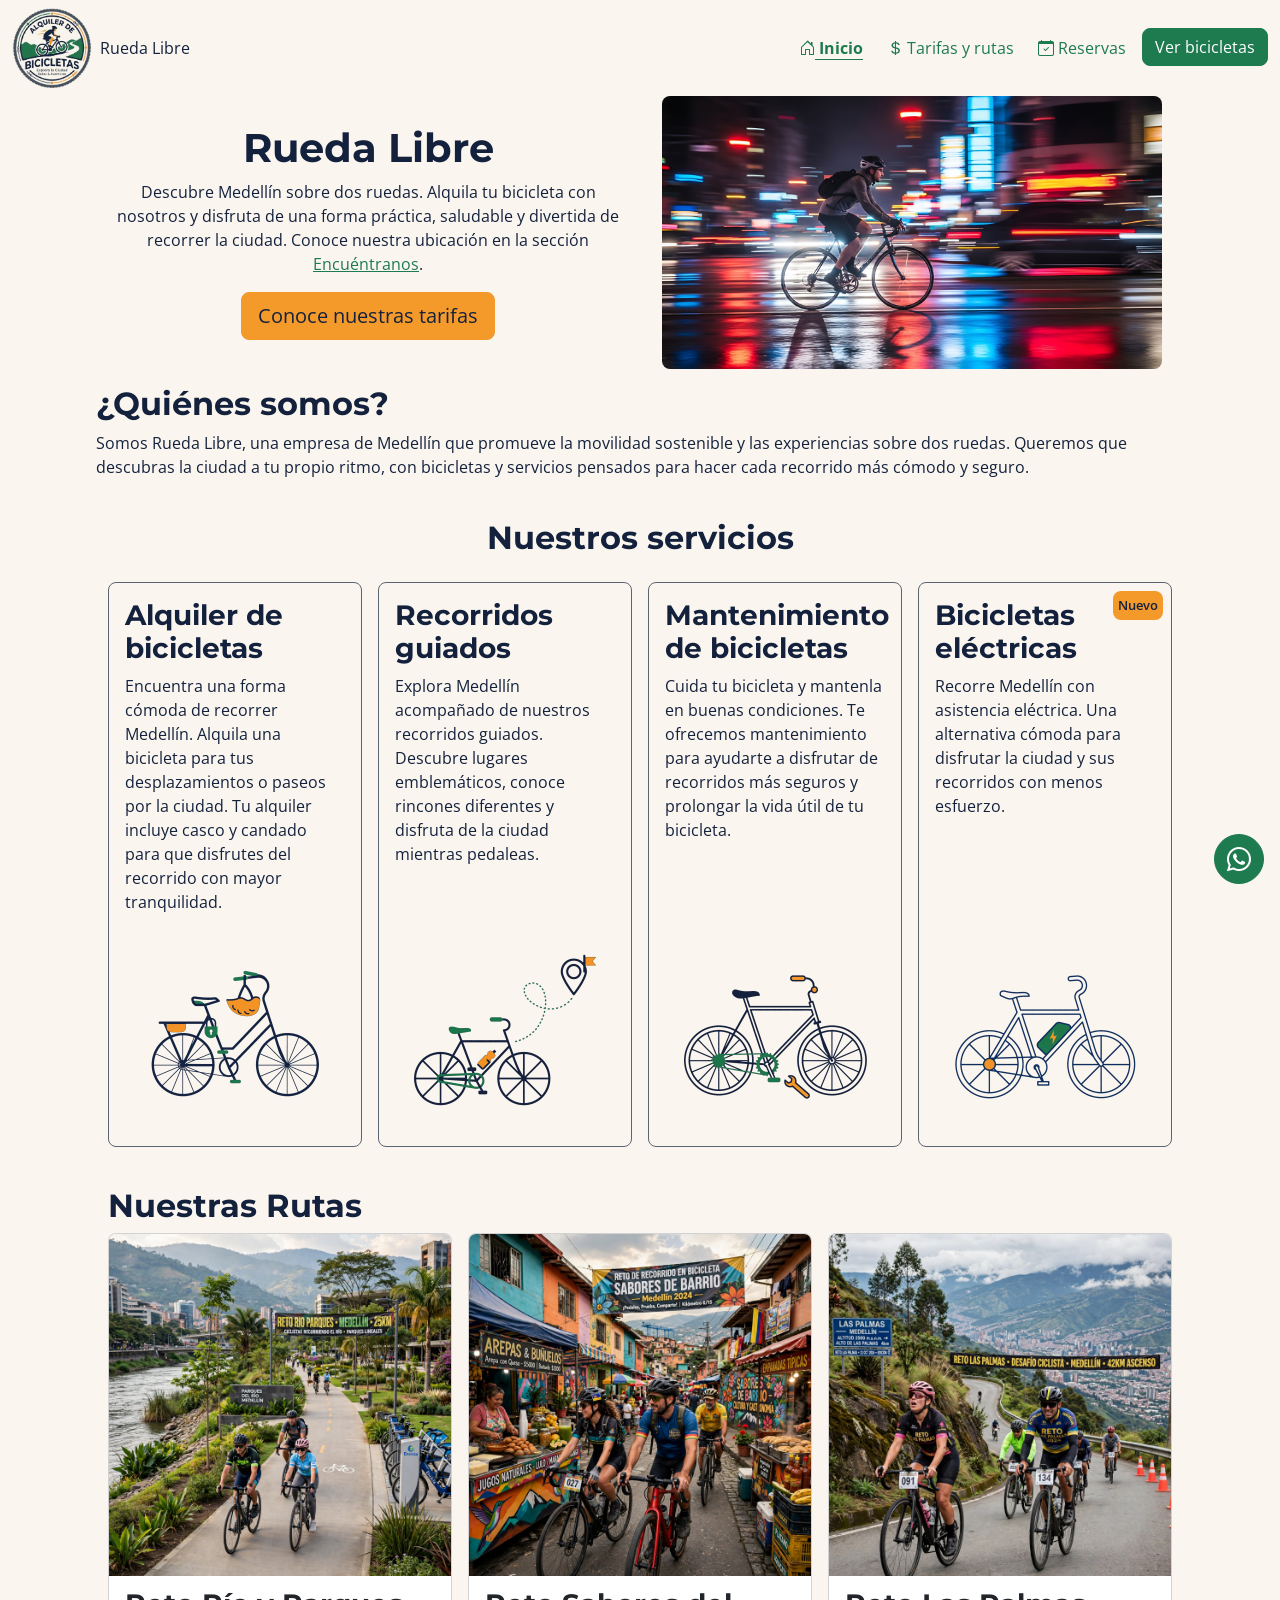
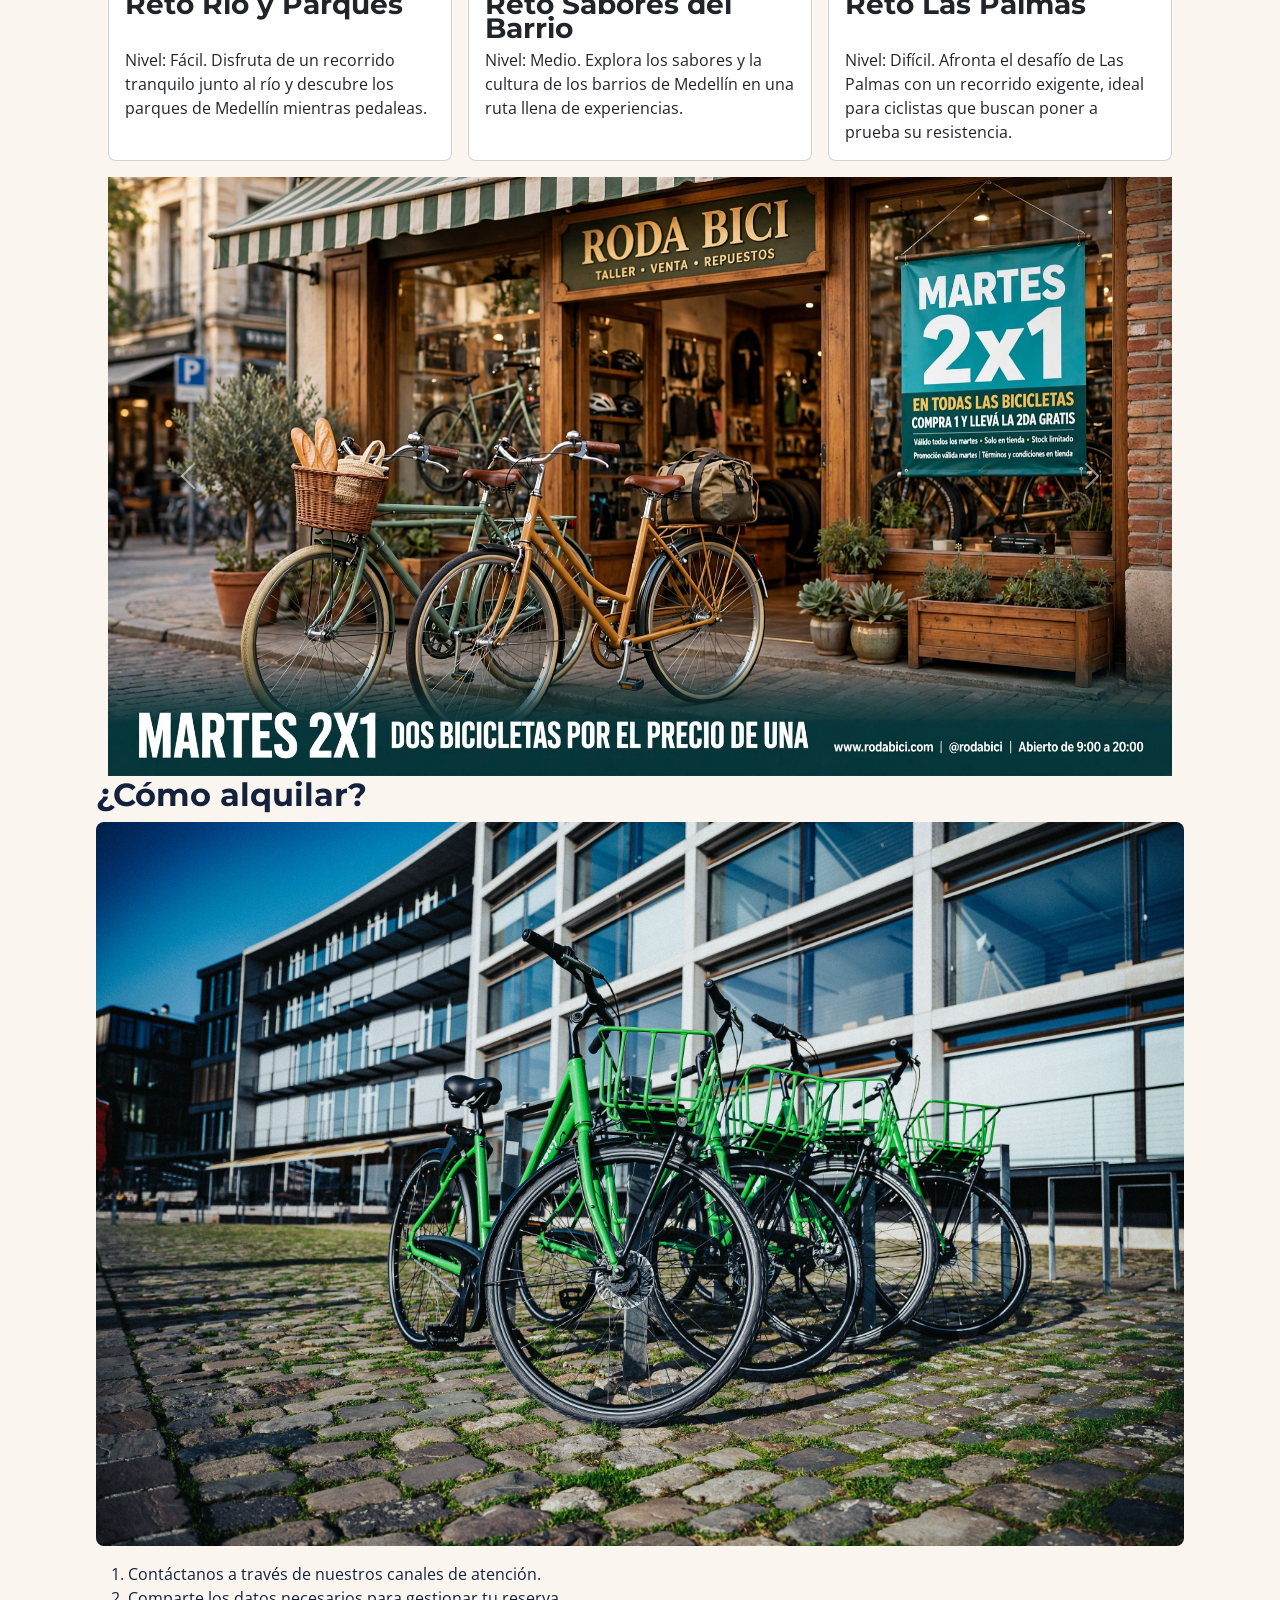
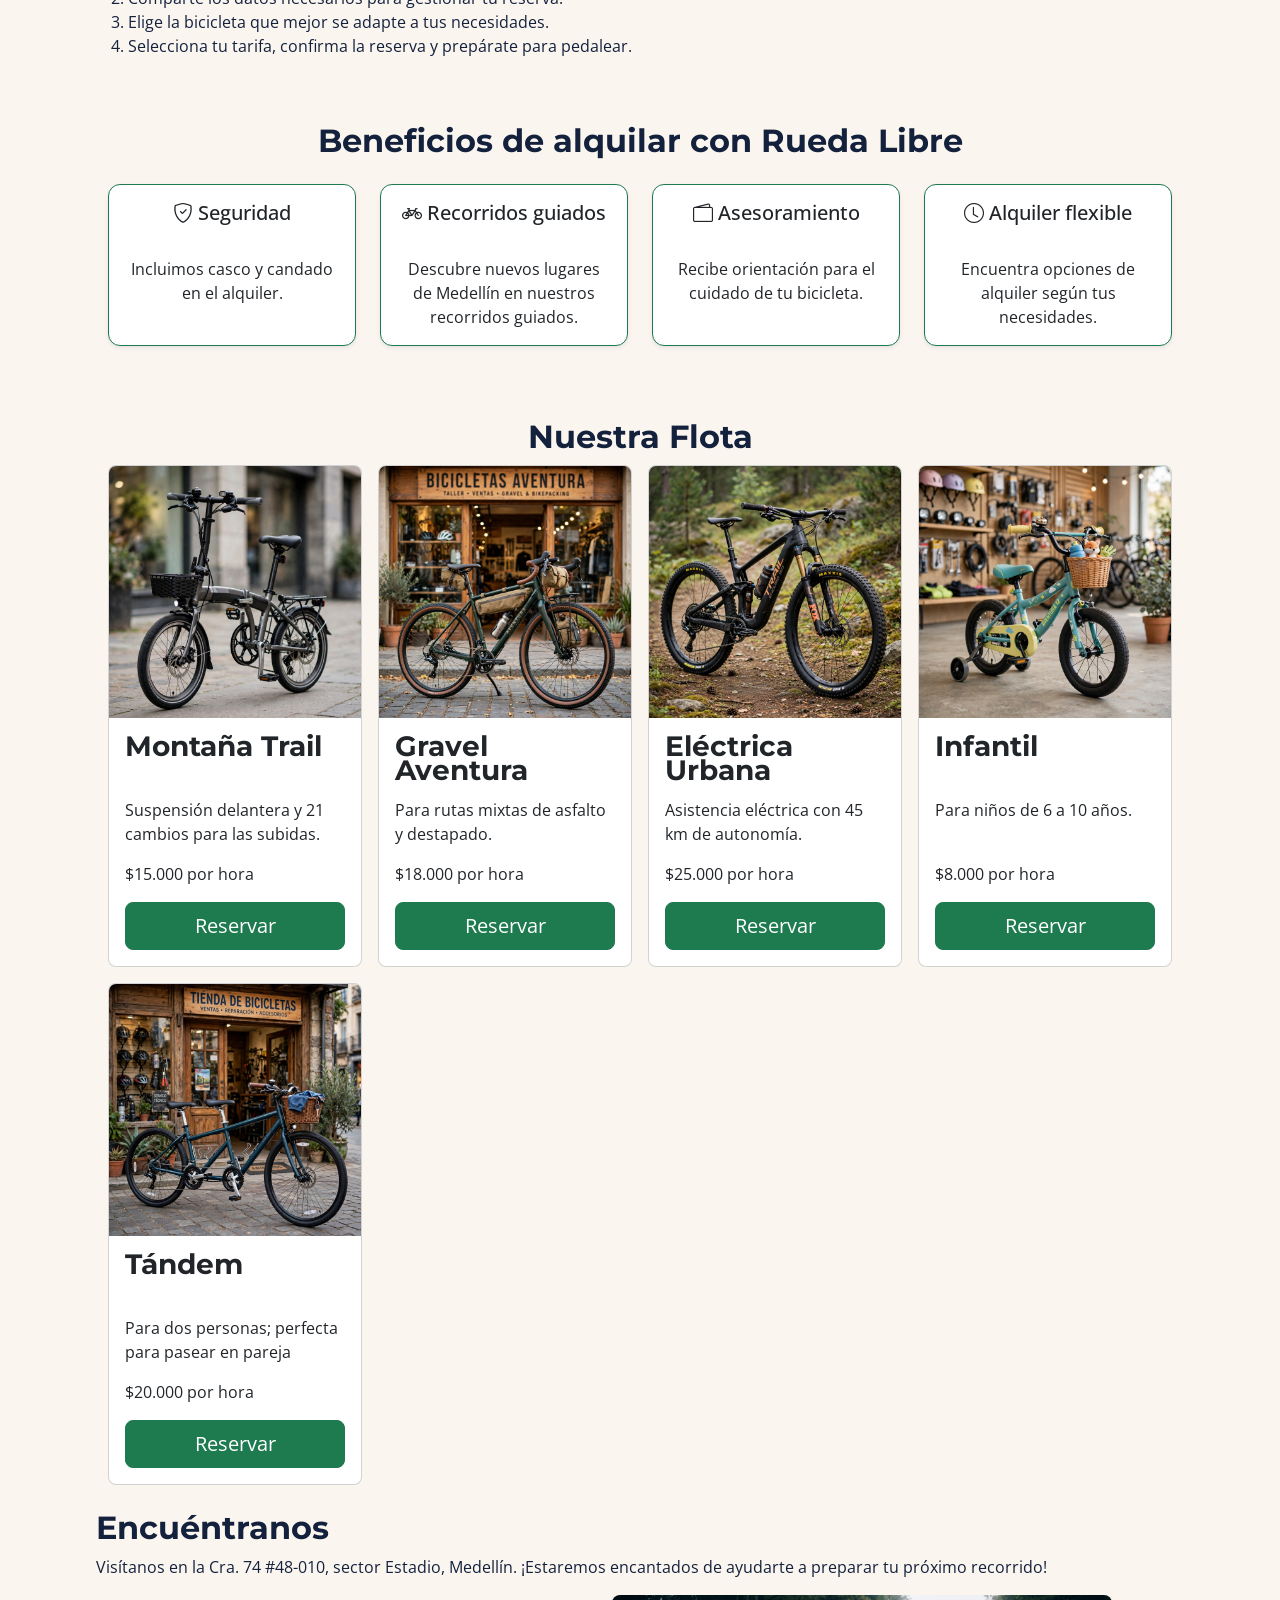
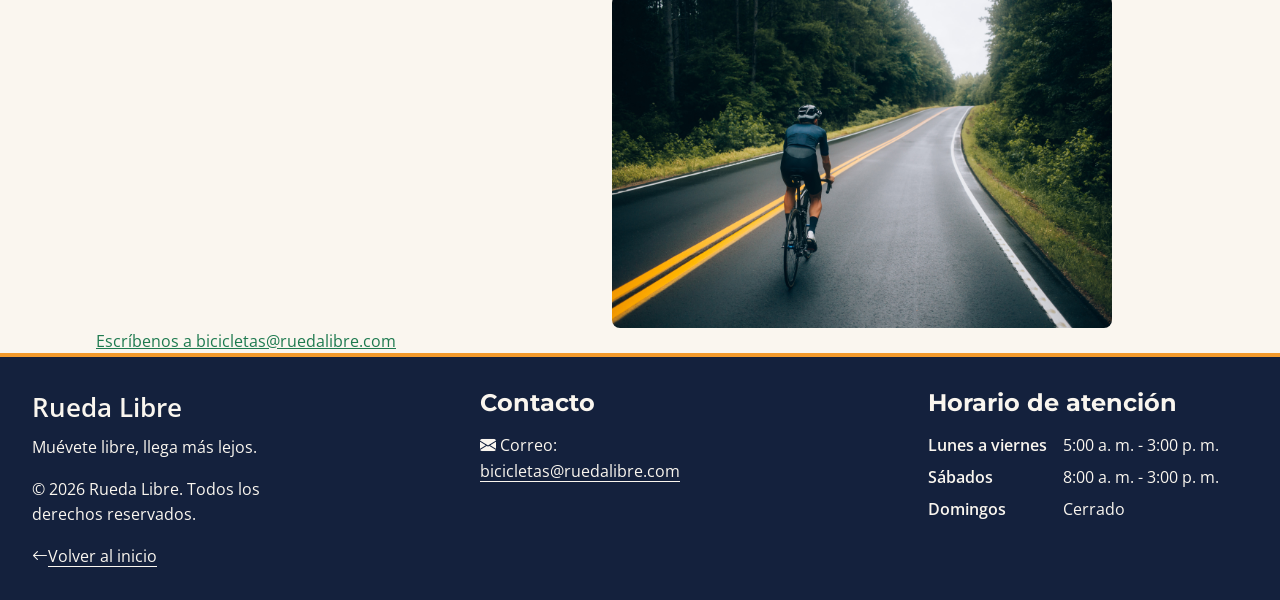
<file: index.html>
<!DOCTYPE html>
<html lang="es">
<head>
    <meta charset="UTF-8">
    <meta name="viewport" content="width=device-width, initial-scale=1.0">
    <link href="https://cdn.jsdelivr.net/npm/bootstrap@5.3.8/dist/css/bootstrap.min.css" rel="stylesheet">
    <link rel="preconnect" href="https://fonts.googleapis.com">
    <link rel="preconnect" href="https://fonts.gstatic.com" crossorigin>
    <link href="https://fonts.googleapis.com/css2?family=Montserrat:ital,wght@0,100..900;1,100..900&family=Open+Sans:ital,wght@0,300..800;1,300..800&display=swap" rel="stylesheet">
    <link rel="stylesheet" href="css/styles.css">
    <link rel="stylesheet" href="https://cdn.jsdelivr.net/npm/bootstrap-icons@1.13.2/font/bootstrap-icons.min.css">
    <title>Rueda Libre | Alquiler de bicicletas en Medellín</title>
</head>
<body>
    <nav class="navbar navbar-expand-lg">
        <div class="container-fluid">
            <div class="marca">
                <img src="./img/logo.png" alt="Logo de Rueda Libre" width="80" height="80">
                <span>Rueda Libre</span>
            </div>
            <button class="navbar-toggler" data-bs-toggle="collapse" data-bs-target="#navbarMenu" type="button" aria-controls="navbarMenu" aria-expanded="false" aria-label="Abrir o cerrar navegación">
                <span class="navbar-toggler-icon"></span>
            </button>
            <div class="collapse navbar-collapse" id="navbarMenu">
                <ul class="navbar-nav ms-auto flex-column flex-lg-row" id="menu">
                    <li class="nav-item"><a href="./index.html" class="nav-link active" aria-current="page">
                        <i class="bi bi-house-door" aria-hidden="true"></i>
                        Inicio
                    </a></li>
                    <li class="nav-item"><a href="./paginas/tarifas.html" class="nav-link">
                        <i class="bi bi-currency-dollar" aria-hidden="true"></i>
                        Tarifas y rutas
                    </a></li>
                    <li class="nav-item"><a href="./paginas/reservas.html" class="nav-link">
                        <i class="bi bi-calendar-check" aria-hidden="true"></i>
                        Reservas
                    </a></li>
                    <li class="nav-item">
                        <a href="#flota" class="btn btn-primary d-flex justify-content-center">
                            Ver bicicletas
                        </a>
                    </li>
                </ul>
            </div>
        </div>
    </nav>

    <main class="portada">
        <div class="container text-center">
            <div class="row align-items-center">
                <section class="col-12 col-md-6">
                    <h1>Rueda Libre</h1>
                    <p>
                    Descubre Medellín sobre dos ruedas. Alquila tu bicicleta con nosotros y disfruta de una forma práctica, saludable y divertida de recorrer la ciudad. Conoce nuestra ubicación en la sección <a href="#encuentranos">Encuéntranos</a>.</p>
                    <a href="./paginas/tarifas.html" class="btn btn-naranja btn-lg mb-3">
                        Conoce nuestras tarifas
                    </a>
                </section>
                <div class="col-12 col-md-6">
                    <img src="img/imagen-bicicleta-de-noche.jpg" alt="Bicicleta en la ciudad de noche" width="500" class="img-fluid rounded mb-3">
                </div>
            </div>
        </div>

        <section>
            <h2>¿Quiénes somos?</h2>

            <p>Somos Rueda Libre, una empresa de Medellín que promueve la movilidad sostenible y las experiencias sobre dos ruedas. Queremos que descubras la ciudad a tu propio ritmo, con bicicletas y servicios pensados para hacer cada recorrido más cómodo y seguro.</p>
        </section>

        <section class="seccion-servicios">
            <div class="container py-4">
                <h2 class="text-center mb-4">Nuestros servicios</h2>

                <div class="servicios">

                    <article class="tarjeta-servicio">
                        <h3>Alquiler de bicicletas</h3>
                        <p>
                            Encuentra una forma cómoda de recorrer Medellín.
                            Alquila una bicicleta para tus desplazamientos o paseos
                            por la ciudad. Tu alquiler incluye casco y candado
                            para que disfrutes del recorrido con mayor tranquilidad.
                        </p>
                        <img src="./img/alquiler-bicicleta.png"
                            alt="Imagen ilustrativa sobre alquiler de bicicletas"
                            width="500">
                    </article>

                    <article class="tarjeta-servicio">
                        <h3>Recorridos guiados</h3>
                        <p>
                            Explora Medellín acompañado de nuestros recorridos
                            guiados. Descubre lugares emblemáticos, conoce rincones
                            diferentes y disfruta de la ciudad mientras pedaleas.
                        </p>
                        <img src="./img/recorridos-guiados.png"
                            alt="Imagen ilustrativa sobre recorridos guiados en Medellín"
                            width="500">
                    </article>

                    <article class="tarjeta-servicio">
                        <h3>Mantenimiento de bicicletas</h3>
                        <p>
                            Cuida tu bicicleta y mantenla en buenas condiciones.
                            Te ofrecemos mantenimiento para ayudarte a disfrutar
                            de recorridos más seguros y prolongar la vida útil
                            de tu bicicleta.
                        </p>
                        <img src="./img/mantenimiento-bicicleta.png"
                            alt="Imagen ilustrativa sobre el mantenimiento de una bicicleta"
                            width="500">
                    </article>

                    <article class="tarjeta-servicio">
                        <span class="etiqueta-nuevo">Nuevo</span>
                        <h3>Bicicletas eléctricas</h3>
                        <p>
                            Recorre Medellín con asistencia eléctrica.
                            Una alternativa cómoda para disfrutar la ciudad
                            y sus recorridos con menos esfuerzo.
                        </p>
                        <img src="./img/bicicleta-electrica.png"
                            alt="Bicicleta eléctrica disponible para alquiler"
                            width="500">
                    </article>

                </div>
            </div>
        </section>

</section>
        <section class="seccion-rutas">
            <div class="container py-3">
                <h2>Nuestras Rutas</h2>

                <div class="row g-3">
                    <div class="col-12 col-sm-6 col-lg-4">
                        <article class="d-flex flex-column h-100 card">
                            <img src="img/rio-parques.png" alt="Ilustración del reto río y parques" class="img-fluid card-img-top">
                            <div class="d-flex flex-column card-body">
                                <h3 class="card-title">Reto Río y Parques</h3>
                                <p class="flex-grow-1 card-text">Nivel: Fácil. Disfruta de un recorrido tranquilo junto al río y descubre los parques de Medellín mientras pedaleas.</p>
                            </div>
                        </article>
                    </div>
                    
                    <div class="col-12 col-sm-6 col-lg-4">
                        <article class="d-flex flex-column h-100 card">
                            <img src="img/sabores-barrio.png" alt="Ilustración del reto sabores del barrio" class="img-fluid card-img-top">
                            <div class="d-flex flex-column card-body">
                                <h3 class="card-title">Reto Sabores del Barrio</h3>
                                <p class="flex-grow-1 card-text">Nivel: Medio. Explora los sabores y la cultura de los barrios de Medellín en una ruta llena de experiencias.</p>
                            </div>
                        </article>
                    </div>

                    <div class="col-12 col-sm-6 col-lg-4">
                        <article class="d-flex flex-column h-100 card">
                            <img src="img/reto-palmas.png" alt="Ilustración del reto las palmas" class="img-fluid card-img-top">
                            <div class="d-flex flex-column card-body">
                                <h3 class="card-title">Reto Las Palmas</h3>
                                <p class="flex-grow-1 card-text">Nivel: Difícil. Afronta el desafío de Las Palmas con un recorrido exigente, ideal para ciclistas que buscan poner a prueba su resistencia.</p>
                            </div>
                        </article>
                    </div>
                </div>
            </div>
        </section>

        <div class="container">
            <div class="carousel slide mx-auto" id="carousel" data-bs-ride="carousel" data-bs-interval="3000">
                <div class="carousel-inner">
                    <div class="carousel-item active">
                        <img src="./img/promocion-martes.png" alt="2*1 en bicicletas urbanas" class="d-block w-100">
                    </div>
                    <div class="carousel-item">
                        <img src="./img/promocion-descuento.png" alt="20% de descuento en bicicletas electricas" class="d-block w-100">
                    </div>
                    <div class="carousel-item">
                        <img src="./img/recorrido-cumpleanos.png" alt="Recorrido gratis el día de tu cumpleaños" class="d-block w-100">
                    </div>
                </div>
                <button class="carousel-control-prev" type="button" data-bs-target="#carousel" data-bs-slide="prev">
                    <span class="carousel-control-prev-icon" aria-hidden="true"></span>
                    <span class="visually-hidden">Anterior</span>
                </button>
                <button class="carousel-control-next" type="button" data-bs-target="#carousel" data-bs-slide="next">
                    <span class="carousel-control-next-icon" aria-hidden="true"></span>
                    <span class="visually-hidden">Siguiente</span>
                </button>
            </div>
        </div>

        <section class="seccion-alquilar">
                <h2>¿Cómo alquilar?</h2>

                <img src="img/bicicletas-aparcadas.jpg" alt="Bicicletas aparcadas en la calle" class="img-fluid rounded mb-3">

                <ol>
                    <li>Contáctanos a través de nuestros canales de atención.</li>
                    <li>Comparte los datos necesarios para gestionar tu reserva.</li>
                    <li>Elige la bicicleta que mejor se adapte a tus necesidades.</li>
                    <li>Selecciona tu tarifa, confirma la reserva y prepárate para pedalear.</li>
                </ol>
        </section>

        <section>
            <div class="container py-5">
                <h2 class="text-center mb-4">Beneficios de alquilar con Rueda Libre</h2>
                <div class="row g-4">
                    <div class="col-12 col-sm-6 col-lg-3">
                        <div class="card h-100 shadow-sm beneficio-card">
                            <div class="card-body text-center">
                                <h5 class="card-title">
                                    <i class="bi bi-shield-check" aria-hidden="true"></i>
                                    Seguridad
                                </h5>
                                <p class="card-text">
                                    Incluimos casco y candado en el alquiler.
                                </p>
                            </div>
                        </div>
                    </div>

                    <div class="col-12 col-sm-6 col-lg-3">
                        <div class="card h-100 shadow-sm beneficio-card">
                            <div class="card-body text-center">
                                <h5 class="card-title">
                                    <i class="bi bi-bicycle" aria-hidden="true"></i>
                                    Recorridos guiados
                                </h5>
                                <p class="card-text">
                                    Descubre nuevos lugares de Medellín en nuestros recorridos guiados.
                                </p>
                            </div>
                        </div>
                    </div>

                    <div class="col-12 col-sm-6 col-lg-3">
                        <div class="card h-100 shadow-sm beneficio-card">
                            <div class="card-body text-center">
                                <h5 class="card-title">
                                    <i class="bi bi-wallet2" aria-hidden="true"></i>
                                    Asesoramiento
                                </h5>
                                <p class="card-text">
                                    Recibe orientación para el cuidado de tu bicicleta.
                                </p>
                            </div>
                        </div>
                    </div>

                    <div class="col-12 col-sm-6 col-lg-3">
                        <div class="card h-100 shadow-sm beneficio-card">
                            <div class="card-body text-center">
                                <h5 class="card-title">
                                    <i class="bi bi-clock" aria-hidden="true"></i>
                                    Alquiler flexible
                                </h5>
                                <p class="card-text">
                                    Encuentra opciones de alquiler según tus necesidades.
                                </p>
                            </div>
                        </div>
                    </div>

                </div>
            </div>
        </section>


        <div class="container py-4">
            <section class="seccion-flota" id ="flota">
                <h2 class="text-center">Nuestra Flota</h2>
                <div class="row g-3">

                    <div class="col-12 col-sm-6 col-lg-4 col-xl-3">
                        <article class="d-flex flex-column h-100 card">
                            <img src="img/bicicleta-montana.png" alt="Ilustración de una bicicleta de montaña Trail" class="img-fluid card-img-top">
                            <div class="card-body d-flex flex-column">
                                <h3 class="card-title">Montaña Trail</h3>
                                <p class="flex-grow-1 mt-2 card-text ">Suspensión delantera y 21 cambios para las subidas.</p>
                                <p class="precio-bicicleta">$15.000 por hora</p>
                                <a href="./paginas/reservas.html" class="btn btn-primary btn-lg">Reservar</a>
                            </div>
                        </article>
                    </div>

                    <div class="col-12 col-sm-6 col-lg-4 col-xl-3">
                        <article class="d-flex flex-column h-100 card">
                            <img src="img/bicicleta-gravel.png" alt="Ilustración de una bicicleta Gravel Aventura" class="img-fluid card-img-top">
                            <div class="card-body d-flex flex-column">
                                <h3 class="card-title">Gravel Aventura</h3>
                                <p class="flex-grow-1 mt-2 card-text ">Para rutas mixtas de asfalto y destapado.</p>
                                <p class="precio-bicicleta">$18.000 por hora</p>
                                <a href="./paginas/reservas.html" class="btn btn-primary btn-lg">Reservar</a>
                            </div>
                        </article>
                    </div>

                    <div class="col-12 col-sm-6 col-lg-4 col-xl-3">
                        <article class="d-flex flex-column h-100 card">
                            <img src="img/bicicleta-electrica-urbana.png" alt="Ilustración de una bicicleta eléctrica urbana" class="img-fluid card-img-top">
                            <div class="card-body d-flex flex-column">
                                <h3 class="card-title">Eléctrica Urbana</h3>
                                <p class="flex-grow-1 mt-2 card-text ">Asistencia eléctrica con 45 km de autonomía.</p>
                                <p class="precio-bicicleta">$25.000 por hora</p>
                                <a href="./paginas/reservas.html" class="btn btn-primary btn-lg">Reservar</a>
                            </div>
                        </article>
                    </div>

                    <div class="col-12 col-sm-6 col-lg-4 col-xl-3">
                        <article class="d-flex flex-column h-100 card">
                            <img src="img/bicicleta-infantil.png" alt="Ilustración de una bicicleta infantil" class="img-fluid card-img-top">
                            <div class="card-body d-flex flex-column">
                                <h3 class="card-title">Infantil</h3>
                                <p class="flex-grow-1 mt-2 card-text ">Para niños de 6 a 10 años.</p>
                                <p class="precio-bicicleta">$8.000 por hora</p>
                                <a href="./paginas/reservas.html" class="btn btn-primary btn-lg">Reservar</a>
                            </div>
                        </article>
                    </div>

                    <div class="col-12 col-sm-6 col-lg-4 col-xl-3">
                        <article class="d-flex flex-column h-100 card">
                        <img src="img/bicicleta-tandem.png"
                            alt="Ilustración de una bicicleta Tándem"
                            class="img-fluid card-img-top">
                            <div class="card-body d-flex flex-column">
                                <h3 class="card-title">Tándem</h3>
                                <p class="flex-grow-1 mt-2 card-text ">Para dos personas; perfecta para pasear en pareja</p>
                                <p class="precio-bicicleta">$20.000 por hora</p>
                                <a href="./paginas/reservas.html" class="btn btn-primary btn-lg">Reservar</a>
                            </div>
                        </article>
                    </div>

                </div>
            </section>
        </div>
        
        <div class="seccion-encuentranos">
            <section>
                <h2 id="encuentranos">Encuéntranos</h2>
                
                <p>
                    Visítanos en la Cra. 74 #48-010, sector Estadio, Medellín. ¡Estaremos encantados de ayudarte a preparar tu próximo recorrido!
                </p>
                
                <div class="encuentranos-contenido">
                    <iframe src="https://maps.google.com/maps?q=Estadio%20Atanasio%20Girardot%2C%20Medell%C3%ADn&t=&z=15&ie=UTF8&iwloc=&output=embed" title="Mapa de ubicación de Rueda Libre en Medellín" width="500" height="333.5" loading="lazy" allowfullscreen referrerpolicy="no-referrer-when-downgrade" class="rounded"></iframe>

                    <img src="img/ciclista-manejando-en-la-carretera.jpg" alt="Ciclista recorriendo una carretera" width="500" class="img-fluid rounded">
                </div>

                <a href="mailto:bicicletas@ruedalibre.com">Escríbenos a bicicletas@ruedalibre.com</a>
            </section>
        </div>
    </main>


    <footer>
        <div class="marca-footer">
            <span class="nombre-marca">Rueda Libre</span>

            <p>Muévete libre, llega más lejos.</p>

            <p>&copy; 2026 Rueda Libre. Todos los derechos reservados.</p>

            <a href="./index.html"><i class="bi bi-arrow-left" aria-hidden="true"></i>Volver al inicio</a>
        </div>

        <div class="contacto-footer">
            <h2>Contacto</h2>
                <p>
                    <i class="bi bi-envelope-fill" aria-hidden="true"></i>
                    Correo:
                    <a href="mailto:bicicletas@ruedalibre.com">
                        bicicletas@ruedalibre.com
                    </a>
                </p>
        </div>

        <div class="horario-footer">
            <h2>Horario de atención</h2>

            <dl>
                <dt>Lunes a viernes</dt>
                <dd>5:00 a. m. - 3:00 p. m.</dd>

                <dt>Sábados</dt>
                <dd>8:00 a. m. - 3:00 p. m.</dd>

                <dt>Domingos</dt>
                <dd>Cerrado</dd>
            </dl>
        </div>
    </footer>

    <a class="whatsapp-fijo btn btn-primary fs-4 rounded-circle"
    href="https://wa.me/573000000000"
    target="_blank"
    rel="noopener noreferrer"
    aria-label="Contactar por WhatsApp">
        <i class="bi bi-whatsapp" aria-hidden="true"></i>
    </a>
    <script src="https://cdn.jsdelivr.net/npm/bootstrap@5.3.8/dist/js/bootstrap.bundle.min.js"></script>
</body>
</html>
</file>
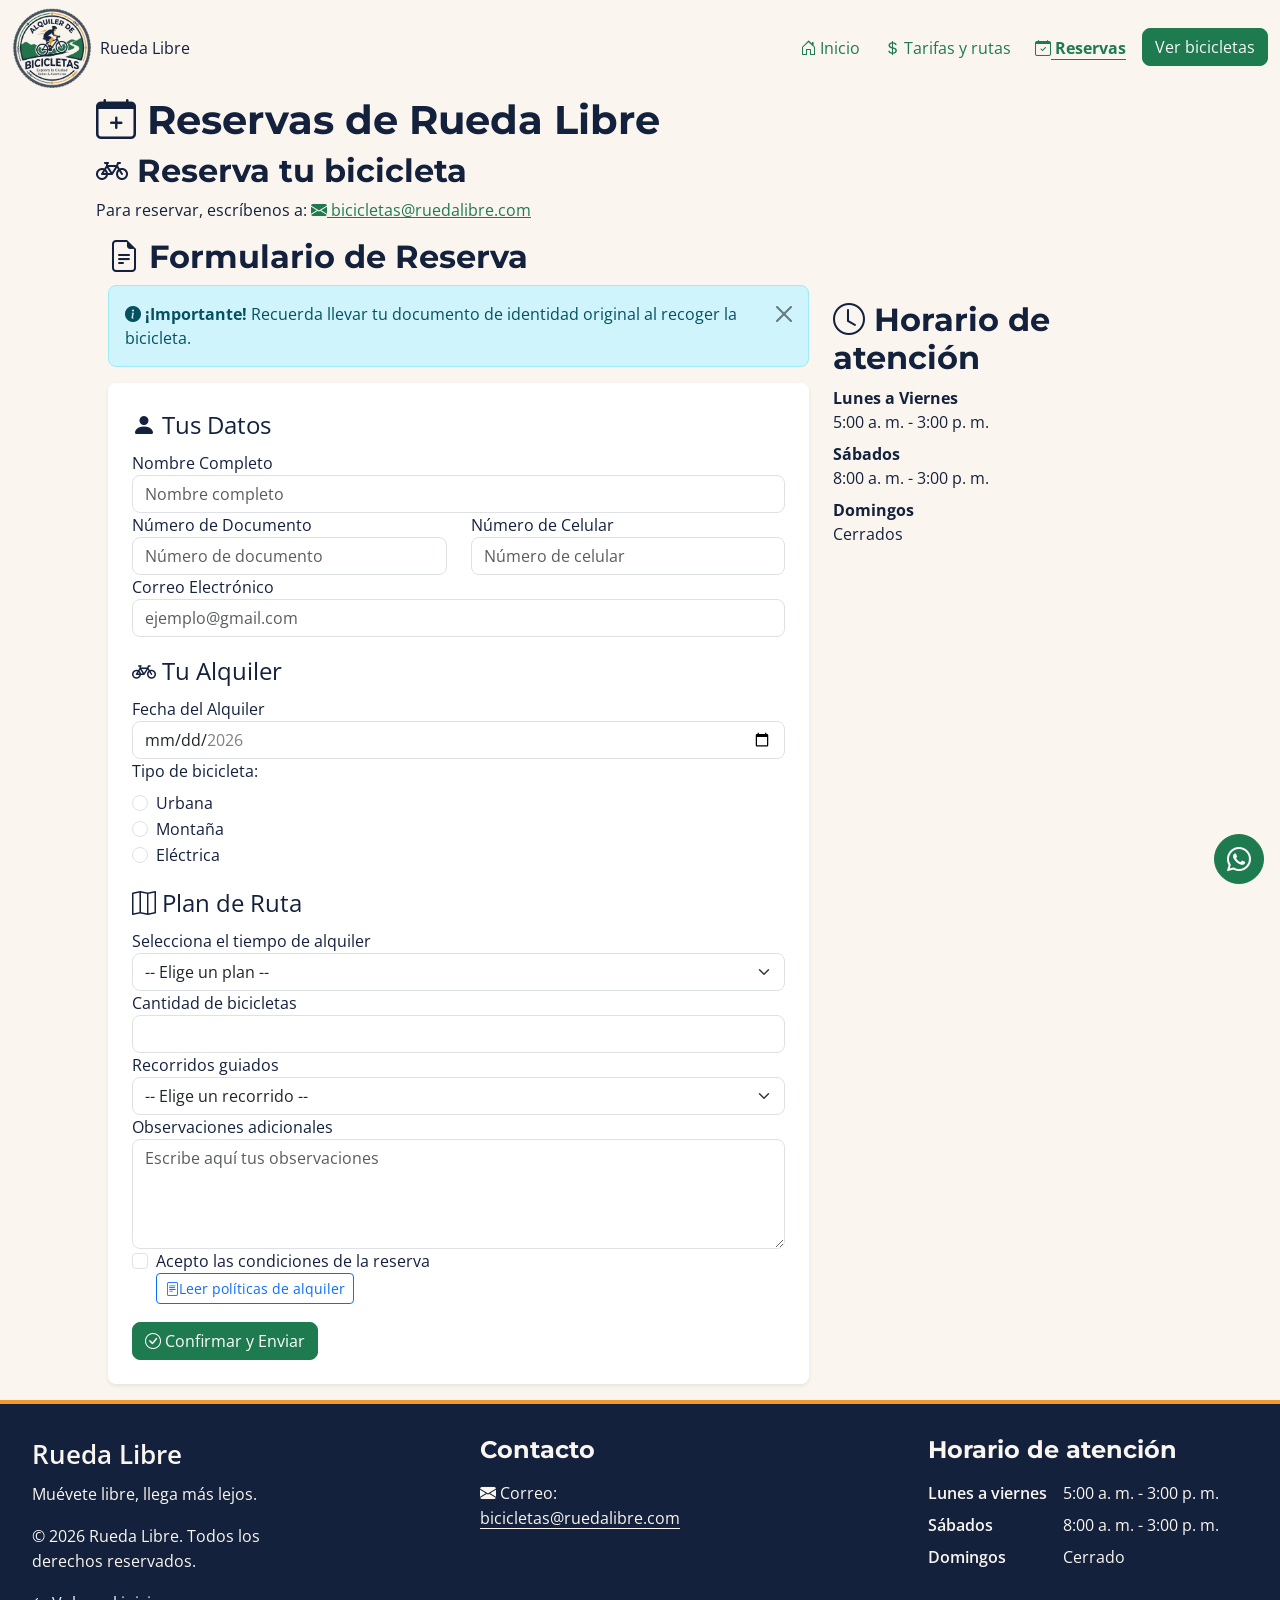
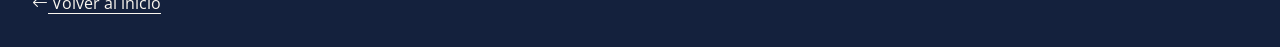
<file: paginas/reservas.html>
<!DOCTYPE html>
<html lang="es">
<head>
    <meta charset="UTF-8">
    <meta name="viewport" content="width=device-width, initial-scale=1.0">
    <link href="https://cdn.jsdelivr.net/npm/bootstrap@5.3.8/dist/css/bootstrap.min.css" rel="stylesheet">
    <link rel="preconnect" href="https://fonts.googleapis.com">
    <link rel="preconnect" href="https://fonts.gstatic.com" crossorigin>
    <link href="https://fonts.googleapis.com/css2?family=Montserrat:ital,wght@0,100..900;1,100..900&family=Open+Sans:ital,wght@0,300..800;1,300..800&display=swap" rel="stylesheet">
    <link rel="stylesheet" href="../css/styles.css">
    <link rel="stylesheet" href="https://cdn.jsdelivr.net/npm/bootstrap-icons@1.13.2/font/bootstrap-icons.min.css">
    <meta name="description" content="Alquila y reserva tu bicicleta, elige plan y consulta los horarios atencion de Rueda Libre">

    <title>Reservas | Rueda Libre</title>
</head>
<body>
    <nav class="navbar navbar-expand-lg">
        <div class="container-fluid">
            <div class="marca">
                <img src="../img/logo.png" alt="Logo de Rueda Libre" width="80" height="80">
                <span>Rueda Libre</span>
            </div>
            <button class="navbar-toggler" data-bs-toggle="collapse" data-bs-target="#navbarMenu" type="button" aria-controls="navbarMenu" aria-expanded="false" aria-label="Abrir o cerrar navegación">
                <span class="navbar-toggler-icon"></span>
            </button>
            <div class="collapse navbar-collapse" id="navbarMenu">
                <ul class="navbar-nav ms-auto flex-column flex-lg-row" id="menu">
                    <li class="nav-item"><a href="../index.html" class="nav-link">
                        <i class="bi bi-house-door" aria-hidden="true"></i>
                        Inicio
                    </a></li>
                    <li class="nav-item"><a href="./tarifas.html" class="nav-link">
                        <i class="bi bi-currency-dollar" aria-hidden="true"></i>
                        Tarifas y rutas
                    </a></li>
                    <li class="nav-item"><a href="./reservas.html" class="nav-link active" aria-current="page">
                        <i class="bi bi-calendar-check" aria-hidden="true"></i>
                        Reservas
                    </a></li>
                    <li class="nav-item">
                        <a href="../#flota" class="btn btn-primary d-flex justify-content-center text-light">Ver bicicletas</a>
                    </li>
                </ul>
            </div>
        </div>
    </nav>

    <main>
        <h1><i class="bi bi-calendar-plus" aria-hidden="true"></i> Reservas de Rueda Libre</h1>

        <section>
            <h2><i class="bi bi-bicycle" aria-hidden="true"></i> Reserva tu bicicleta</h2>

            <p>
                Para reservar, escríbenos a:
                <a href="mailto:bicicletas@ruedalibre.com">
                    <i class="bi bi-envelope-fill" aria-hidden="true"></i> bicicletas@ruedalibre.com
                </a>
            </p>
        </section>

        <div class="container mb-3">
            <section>
                <h2><i class="bi bi-file-earmark-text" aria-hidden="true"></i> Formulario de Reserva</h2>
                <div class="row">
                    <div class="col-12 col-md-8">
                    <div class="alert alert-info alert-dismissible fade show" role="alert">
                        <strong><i class="bi bi-info-circle-fill" aria-hidden="true"></i> ¡Importante!</strong> Recuerda llevar tu documento de identidad original al recoger la bicicleta.

                        <button type="button" class="btn-close" data-bs-dismiss="alert" aria-label="Cerrar"></button>
                    </div>
                        <form action="/procesar-datos" method="post" class="bg-white p-4 rounded-3 shadow-sm needs-validation" novalidate>
                            <fieldset>
                                <legend><i class="bi bi-person-fill" aria-hidden="true"></i> Tus Datos</legend>

                                <label for="txt-nombre" class="form-label">Nombre Completo</label>
                                <input type="text" name="nombre_usuario" id="txt-nombre" placeholder="Nombre completo" minlength="3" required class="form-control">
                                <div class="invalid-feedback">
                                    Escribe tu nombre completo (mínimo 3 caracteres).
                                </div>

                                <div class="row">
                                    <div class="col">
                                        <label for="num-documento" class="form-label">Número de Documento</label>
                                        <input type="text" name="numero_documento" id="num-documento" placeholder="Número de documento" minlength="6" maxlength="10" pattern="[0-9]{6,10}" required class="form-control">
                                        <div class="invalid-feedback">
                                            Ingresa un documento de 6 a 10 dígitos, solo números.
                                        </div>
                                    </div>

                                    <div class="col">
                                        <label for="num-celular" class="form-label">Número de Celular</label>
                                        <input type="tel" name="celular_usuario" id="num-celular" placeholder="Número de celular" autocomplete="tel" pattern="3[0-9]{9}" required class="form-control">
                                        <div class="invalid-feedback">
                                            Ingresa un celular de 10 dígitos que comience por 3.
                                        </div>
                                    </div>
                                </div>

                                <label for="txt-email" class="form-label">Correo Electrónico</label>
                                <input type="email" name="email_usuario" id="txt-email" placeholder="ejemplo@gmail.com" autocomplete="email" required class="form-control">
                                <div class="invalid-feedback">
                                    Ingresa un correo electrónico válido.
                                </div>
                            </fieldset>

                            <fieldset>
                                <legend><i class="bi bi-bicycle" aria-hidden="true"></i> Tu Alquiler</legend>

                                <label for="fecha-alquiler" class="form-label">Fecha del Alquiler</label>
                                <input type="date" name="fecha_alquiler" id="fecha-alquiler" min="2026-11-01" max="2026-12-31" required class="form-control">
                                <div class="invalid-feedback">
                                    Selecciona una fecha entre el 1 de noviembre y el 31 de diciembre de 2026.
                                </div>

                                <p class="form-label">Tipo de bicicleta:</p>

                                <div class="form-check">
                                    <input type="radio" id="urbana" name="modelo_bicicleta" value="urbana" required class="form-check-input">
                                    <label for="urbana" class="form-check-label">Urbana</label>
                                    <div class="invalid-feedback">
                                        Selecciona un tipo de bicicleta.
                                    </div>
                                </div>

                                <div class="form-check">
                                    <input type="radio" id="montana" name="modelo_bicicleta" value="montana" class="form-check-input">
                                    <label for="montana" class="form-check-label">Montaña</label>
                                </div>

                                <div class="form-check">
                                    <input type="radio" id="electrica" name="modelo_bicicleta" value="electrica" class="form-check-input">
                                    <label for="electrica" class="form-check-label">Eléctrica</label>
                                </div>
                            </fieldset>

                            <fieldset>
                                <legend><i class="bi bi-map" aria-hidden="true"></i> Plan de Ruta</legend>

                                <label for="sel-plan" class="form-label">
                                    Selecciona el tiempo de alquiler
                                </label>
                                <select name="sel-tiempo" id="sel-plan" required class="form-select">
                                    <option value="">-- Elige un plan --</option>
                                    <option value="1h">Alquiler por 1 hora</option>
                                    <option value="12h">Alquiler por 12 horas</option>
                                    <option value="1d">Alquiler por 1 día</option>
                                </select>
                                <div class="invalid-feedback">
                                    Selecciona una duración para el alquiler.
                                </div>

                                <label for="sel-cantidad" class="form-label">Cantidad de bicicletas</label>
                                <input type="number" name="cantidad" id="sel-cantidad" min="1" max="6" required class="form-control">
                                <div class="invalid-feedback">
                                    Indica una cantidad entre 1 y 6 bicicletas.
                                </div>

                                <label for="sel-recorrido" class="form-label">Recorridos guiados</label>
                                <select name="recorrido" id="sel-recorrido" required class="form-select">
                                    <option value="">-- Elige un recorrido --</option>
                                    <option value="urbano">Recorrido urbano</option>
                                    <option value="montaña">Recorrido por la montaña</option>
                                    <option value="pista">Recorrido por pista</option>
                                </select>
                                <div class="invalid-feedback">
                                    Selecciona uno de los recorridos disponibles.
                                </div>

                                <label for="observaciones" class="form-label">Observaciones adicionales</label>
                                <textarea name="observaciones" id="observaciones" maxlength="300" rows="4" cols="40" placeholder="Escribe aquí tus observaciones" class="form-control"></textarea>

                                <div class="form-check">
                                    <input type="checkbox" name="acepta_condiciones" id="acepta-condiciones" required class="form-check-input">
                                    <label for="acepta-condiciones" class="form-check-label">
                                        Acepto las condiciones de la reserva
                                    </label>                                    
                                    <button type="button" class="btn btn-outline-primary btn-sm d-flex" data-bs-toggle="modal" data-bs-target="#modalPoliticas"><i class="bi bi-file-text" aria-hidden="true"></i> Leer políticas de alquiler </button>                                        
                                    <div class="invalid-feedback">
                                        Debes aceptar las condiciones para confirmar la reserva.
                                    </div>
                                </div>
                            </fieldset>

                            <button type="submit" name="reserva" class="btn btn-primary">
                                <i class="bi bi-check-circle" aria-hidden="true"></i> Confirmar y Enviar
                            </button>
                        </form>
                        <div class="modal fade" id="modalPoliticas" tabindex="-1"
                            aria-labelledby="tituloPoliticas" aria-hidden="true">

                            <div class="modal-dialog">
                                <div class="modal-content">

                                    <div class="modal-header">
                                        <h5 class="modal-title" id="tituloPoliticas">
                                            Políticas de alquiler
                                        </h5>

                                        <button type="button" class="btn-close"
                                            data-bs-dismiss="modal" aria-label="Cerrar">
                                        </button>
                                    </div>

                                    <div class="modal-body">
                                        <ol>
                                            <li class="mb-2">
                                                Debes presentar tu documento de identidad original al momento de recoger la bicicleta.
                                            </li>
                                            <li class="mb-2">
                                                Antes de salir, debes inspeccionar la bicicleta junto con un asesor para verificar su estado.
                                            </li>
                                            <li class="mb-2">
                                                Por cada 15 minutos de retraso en la devolución, se cobrará un recargo de $5.000 COP.
                                            </li>
                                            <li class="mb-2">
                                                Los daños ocasionados por uso inadecuado serán cobrados según el costo de reparación.
                                            </li>
                                            <li class="mb-2">
                                                Los menores de edad deben estar acompañados por un adulto responsable durante el alquiler.
                                            </li>
                                        </ol>
                                    </div>

                                    <div class="modal-footer">
                                        <button type="button" class="btn btn-secondary"
                                            data-bs-dismiss="modal">
                                            Entendido
                                        </button>
                                    </div>

                                </div>
                            </div>
                        </div>
                    </div>

                    <div class="col-12 col-md-4 mt-3">
                        <aside>
                            <section>
                                <h2><i class="bi bi-clock" aria-hidden="true"></i> Horario de atención</h2>

                                <dl>
                                    <dt>Lunes a Viernes</dt>
                                    <dd>5:00 a. m. - 3:00 p. m.</dd>

                                    <dt>Sábados</dt>
                                    <dd>8:00 a. m. - 3:00 p. m.</dd>

                                    <dt>Domingos</dt>
                                    <dd>Cerrados</dd>
                                </dl>
                            </section>
                        </aside>
                    </div>
                </div>
            </section>
        </div>
    </main>

    <footer>
        <div class="marca-footer">
            <span class="nombre-marca">Rueda Libre</span>

            <p>Muévete libre, llega más lejos.</p>

            <p>&copy; 2026 Rueda Libre. Todos los derechos reservados.</p>

            <a href="../index.html"><i class="bi bi-arrow-left" aria-hidden="true"></i> Volver al inicio</a>
        </div>

        <div class="contacto-footer">
            <h2>Contacto</h2>

            <p>
                <i class="bi bi-envelope-fill" aria-hidden="true"></i>
                Correo:
                <a href="mailto:bicicletas@ruedalibre.com">
                    bicicletas@ruedalibre.com
                </a>
            </p>
        </div>

        <div class="horario-footer">
            <h2>Horario de atención</h2>

            <dl>
                <dt>Lunes a viernes</dt>
                <dd>5:00 a. m. - 3:00 p. m.</dd>

                <dt>Sábados</dt>
                <dd>8:00 a. m. - 3:00 p. m.</dd>

                <dt>Domingos</dt>
                <dd>Cerrado</dd>
            </dl>
        </div>
    </footer>
    <a class="whatsapp-fijo btn btn-primary fs-4 rounded-circle"
    href="https://wa.me/573000000000"
    target="_blank"
    rel="noopener noreferrer"
    aria-label="Contactar por WhatsApp">
        <i class="bi bi-whatsapp"></i>
    </a>
<script src="https://cdn.jsdelivr.net/npm/bootstrap@5.3.8/dist/js/bootstrap.bundle.min.js"></script>
<script>
(() => {
  'use strict'

  // Fetch all the forms we want to apply custom Bootstrap validation styles to
  const forms = document.querySelectorAll('.needs-validation')

  // Loop over them and prevent submission
  Array.from(forms).forEach(form => {
    form.addEventListener('submit', event => {
      if (!form.checkValidity()) {
        event.preventDefault()
        event.stopPropagation()
      }

      form.classList.add('was-validated')
    }, false)
  })
})()
</script>
</body>
</html>
</file>
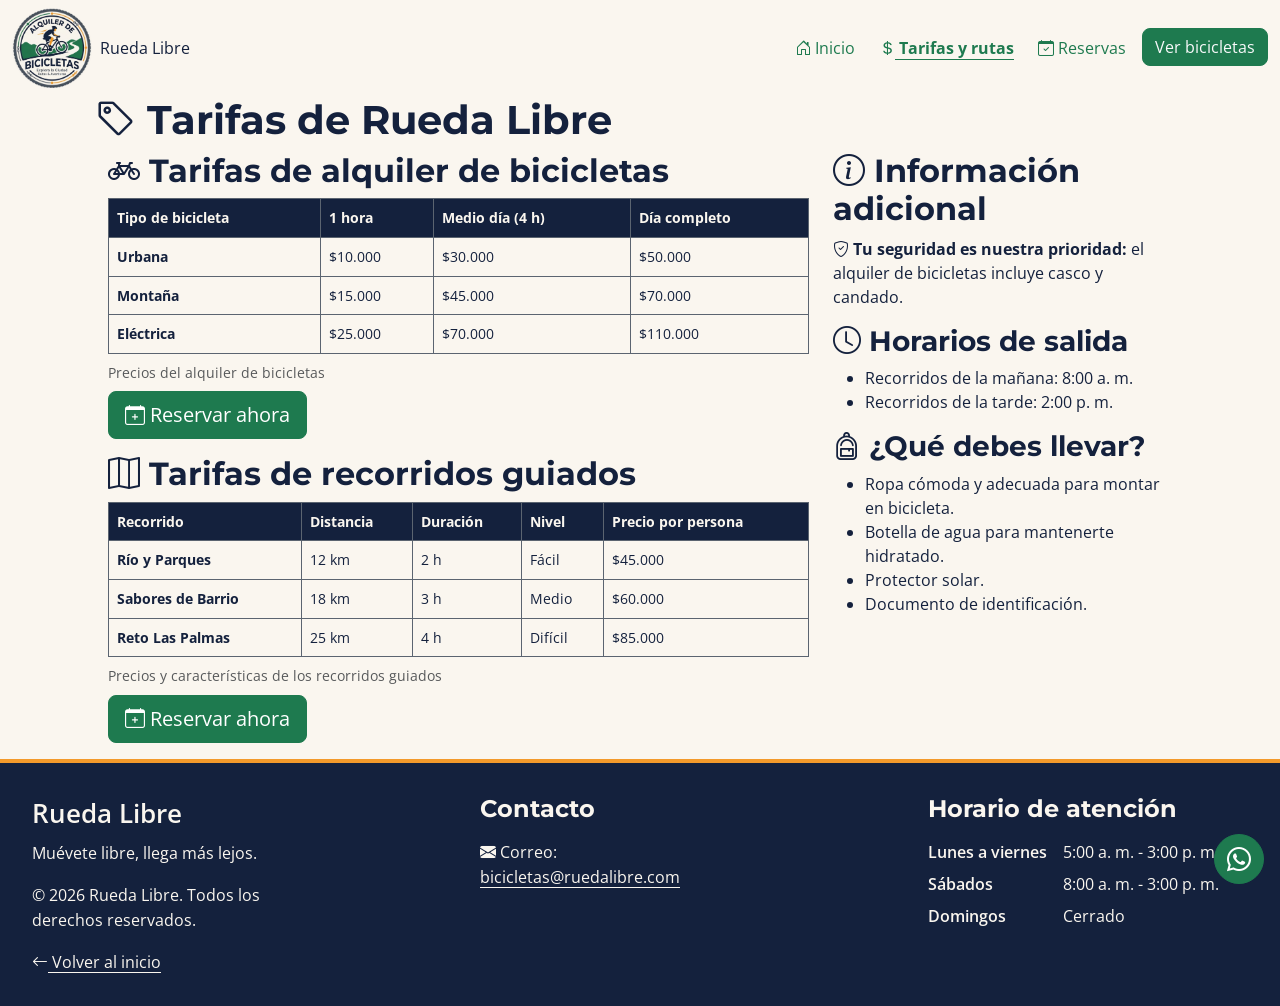
<file: paginas/tarifas.html>
<!DOCTYPE html>
<html lang="es">
<head>
    <meta charset="UTF-8">
    <meta name="viewport" content="width=device-width, initial-scale=1.0">
    <link href="https://cdn.jsdelivr.net/npm/bootstrap@5.3.8/dist/css/bootstrap.min.css" rel="stylesheet">
    <link rel="preconnect" href="https://fonts.googleapis.com">
    <link rel="preconnect" href="https://fonts.gstatic.com" crossorigin>
    <link href="https://fonts.googleapis.com/css2?family=Montserrat:ital,wght@0,100..900;1,100..900&family=Open+Sans:ital,wght@0,300..800;1,300..800&display=swap" rel="stylesheet">
    <link rel="stylesheet" href="../css/styles.css">
    <link rel="stylesheet" href="https://cdn.jsdelivr.net/npm/bootstrap-icons@1.13.2/font/bootstrap-icons.min.css">
    <meta name="description" content="Consulta las tarifas de alquiler de bicicletas y los precios de los recorridos guiados de Rueda Libre en Medellín.">

    <title>Tarifas y recorridos | Rueda Libre</title>
</head>
<body>
    <nav class="navbar navbar-expand-lg">
        <div class="container-fluid">
            <div class="marca">
                <img src="../img/logo.png" alt="Logo de Rueda Libre" width="80" height="80">
                <span>Rueda Libre</span>
            </div>
            <button class="navbar-toggler" data-bs-toggle="collapse" data-bs-target="#navbarMenu" type="button" aria-controls="navbarMenu" aria-expanded="false" aria-label="Abrir o cerrar navegación">
                <span class="navbar-toggler-icon"></span>
            </button>
            <div class="collapse navbar-collapse" id="navbarMenu">
                <ul class="navbar-nav ms-auto flex-column flex-lg-row" id="menu">
                    <li class="nav-item"><a href="../index.html" class="nav-link">
                        <i class="bi bi-house-door" aria-hidden="true"></i>
                        Inicio
                    </a></li>
                    <li class="nav-item"><a href="./tarifas.html" class="nav-link active" aria-current="page">
                        <i class="bi bi-currency-dollar" aria-hidden="true"></i>
                        Tarifas y rutas
                    </a></li>
                    <li class="nav-item"><a href="./reservas.html" class="nav-link">
                        <i class="bi bi-calendar-check" aria-hidden="true"></i>
                        Reservas
                    </a></li>
                    <li class="nav-item">
                        <a href="../#flota" class="btn btn-primary d-flex justify-content-center text-light">Ver bicicletas</a>
                    </li>
                </ul>
            </div>
        </div>
    </nav>

    <main>
        <h1><i class="bi bi-tag" aria-hidden="true"></i> Tarifas de Rueda Libre</h1>

        <div class="container">
            <div class="row">

                <div class="col-12 col-lg-8">
                    <section>
                        <h2><i class="bi bi-bicycle" aria-hidden="true"></i> Tarifas de alquiler de bicicletas</h2>
                        <div class="tabla-contenedor">
                            <table>
                                <caption>Precios del alquiler de bicicletas</caption>

                                <thead>
                                    <tr>
                                        <th scope="col">Tipo de bicicleta</th>
                                        <th scope="col">1 hora</th>
                                        <th scope="col">Medio día (4 h)</th>
                                        <th scope="col">Día completo</th>
                                    </tr>
                                </thead>

                                <tbody>
                                    <tr>
                                        <th scope="row">Urbana</th>
                                        <td>$10.000</td>
                                        <td>$30.000</td>
                                        <td>$50.000</td>
                                    </tr>

                                    <tr>
                                        <th scope="row">Montaña</th>
                                        <td>$15.000</td>
                                        <td>$45.000</td>
                                        <td>$70.000</td>
                                    </tr>

                                    <tr>
                                        <th scope="row">Eléctrica</th>
                                        <td>$25.000</td>
                                        <td>$70.000</td>
                                        <td>$110.000</td>
                                    </tr>
                                </tbody>
                            </table>
                        </div>
                        <p>
                            <a href="./reservas.html" class="btn btn-primary btn-lg"><i class="bi bi-calendar-plus" aria-hidden="true"></i> Reservar ahora</a>
                        </p>
                    </section>

                    <section>
                        <h2><i class="bi bi-map" aria-hidden="true"></i> Tarifas de recorridos guiados</h2>

                        <div class="tabla-contenedor">
                            <table>
                                <caption>Precios y características de los recorridos guiados</caption>

                                <thead>
                                    <tr>
                                        <th scope="col">Recorrido</th>
                                        <th scope="col">Distancia</th>
                                        <th scope="col">Duración</th>
                                        <th scope="col">Nivel</th>
                                        <th scope="col">Precio por persona</th>
                                    </tr>
                                </thead>

                                <tbody>
                                    <tr>
                                        <th scope="row">Río y Parques</th>
                                        <td>12 km</td>
                                        <td>2 h</td>
                                        <td>Fácil</td>
                                        <td>$45.000</td>
                                    </tr>

                                    <tr>
                                        <th scope="row">Sabores de Barrio</th>
                                        <td>18 km</td>
                                        <td>3 h</td>
                                        <td>Medio</td>
                                        <td>$60.000</td>
                                    </tr>

                                    <tr>
                                        <th scope="row">Reto Las Palmas</th>
                                        <td>25 km</td>
                                        <td>4 h</td>
                                        <td>Difícil</td>
                                        <td>$85.000</td>
                                    </tr>
                                </tbody>
                            </table>
                        </div>
                        <p>
                            <a href="./reservas.html" class="btn btn-primary btn-lg"><i class="bi bi-calendar-plus" aria-hidden="true"></i> Reservar ahora</a>
                        </p>
                    </section>
                </div>

                <section class="col-12 col-lg-4">
                        <h2><i class="bi bi-info-circle" aria-hidden="true"></i> Información adicional</h2>
                    <div>
                        <p>
                            <strong><i class="bi bi-shield-check" aria-hidden="true"></i> Tu seguridad es nuestra prioridad:</strong>
                            el alquiler de bicicletas incluye casco y candado.
                        </p>

                        <section>
                            <h3><i class="bi bi-clock" aria-hidden="true"></i> Horarios de salida</h3>

                            <ul>
                                <li>Recorridos de la mañana: 8:00 a. m.</li>
                                <li>Recorridos de la tarde: 2:00 p. m.</li>
                            </ul>
                        </section>

                        <aside>
                            <h3><i class="bi bi-backpack" aria-hidden="true"></i> ¿Qué debes llevar?</h3>

                            <ul>
                                <li>Ropa cómoda y adecuada para montar en bicicleta.</li>
                                <li>Botella de agua para mantenerte hidratado.</li>
                                <li>Protector solar.</li>
                                <li>Documento de identificación.</li>
                            </ul>
                        </aside>
                    </div>
                </section>

            </div>
        </div>
    </main>

    <footer>
        <div class="marca-footer">
            <span class="nombre-marca">Rueda Libre</span>

            <p>Muévete libre, llega más lejos.</p>

            <p>&copy; 2026 Rueda Libre. Todos los derechos reservados.</p>

            <a href="../index.html"><i class="bi bi-arrow-left" aria-hidden="true"></i> Volver al inicio</a>
        </div>

        <div class="contacto-footer">
            <h2>Contacto</h2>

            <p>
                <i class="bi bi-envelope-fill" aria-hidden="true"></i>
                Correo:
                <a href="mailto:bicicletas@ruedalibre.com">
                    bicicletas@ruedalibre.com
                </a>
            </p>
        </div>

        <div class="horario-footer">
            <h2>Horario de atención</h2>

            <dl>
                <dt>Lunes a viernes</dt>
                <dd>5:00 a. m. - 3:00 p. m.</dd>

                <dt>Sábados</dt>
                <dd>8:00 a. m. - 3:00 p. m.</dd>

                <dt>Domingos</dt>
                <dd>Cerrado</dd>
            </dl>
        </div>
    </footer>
    <a class="whatsapp-fijo btn btn-primary fs-4 rounded-circle"
    href="https://wa.me/573000000000"
    target="_blank"
    rel="noopener noreferrer"
    aria-label="Contactar por WhatsApp">
        <i class="bi bi-whatsapp"></i>
    </a>
    <script src="https://cdn.jsdelivr.net/npm/bootstrap@5.3.8/dist/js/bootstrap.bundle.min.js"></script>
</body>
</html>
</file>
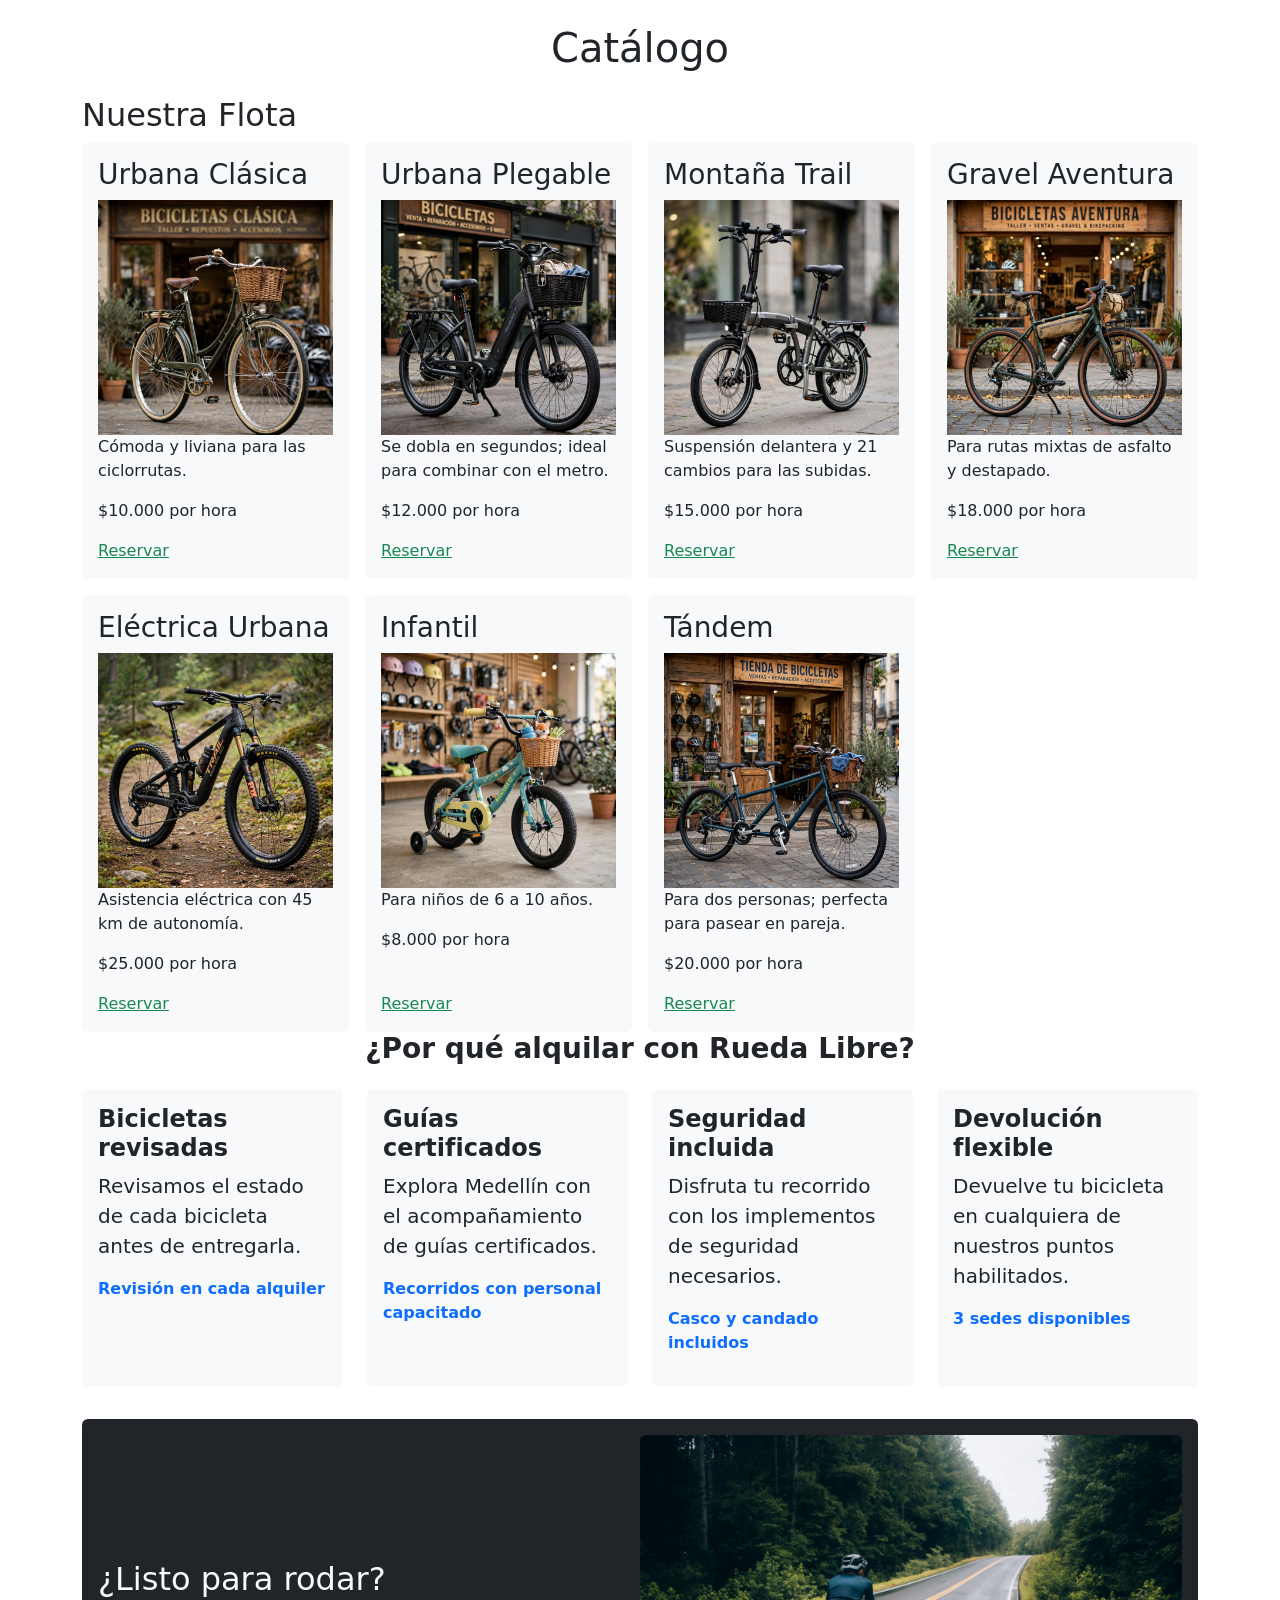
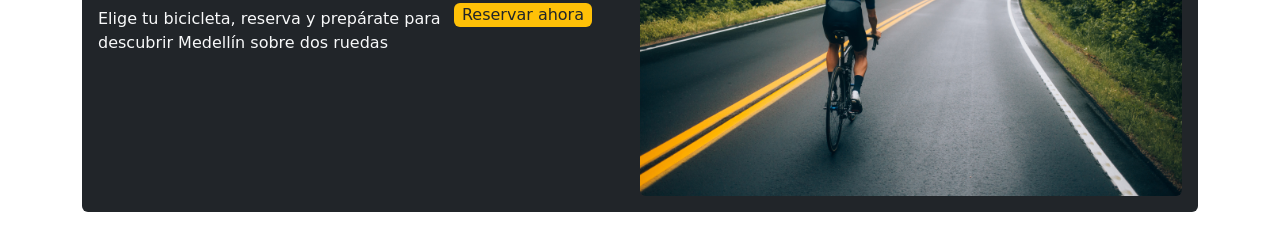
<file: pruebas/catalogo-bootstrap.html>
<!doctype html>
<html lang="es">

<head>
    <meta charset="utf-8">
    <meta name="viewport" content="width=device-width, initial-scale=1">
    <title>Catálogo Bootstrap | Rueda Libre</title>

    <link href="https://cdn.jsdelivr.net/npm/bootstrap@5.3.8/dist/css/bootstrap.min.css"
        rel="stylesheet"
        integrity="sha384-sRIl4kxILFvY47J16cr9ZwB07vP4J8+LH7qKQnuqkuIAvNWLzeN8tE5YBujZqJLB"
        crossorigin="anonymous">
</head>

<body>

    <div class="container py-4">

        <h1 class="text-center mb-4">Catálogo</h1>

        <section>
            <h2>Nuestra Flota</h2>

            <div class="row g-3">
                <div class="col-12 col-sm-6 col-lg-4 col-xl-3">
                    <article class="d-flex flex-column bg-light rounded p-3 h-100">
                        <h3>Urbana Clásica</h3>
                        <img src="../img/urbana-clasica.png"
                            alt="Ilustración de una bicicleta urbana clásica" class="img-fluid">
                        <p>Cómoda y liviana para las ciclorrutas.</p>
                        <p>$10.000 por hora</p>
                        <a href="../paginas/reservas.html" class="text-success mt-auto">Reservar</a>
                    </article>
                </div>

                <div class="col-12 col-sm-6 col-lg-4 col-xl-3">
                    <article class="d-flex flex-column bg-light rounded p-3 h-100">
                        <h3>Urbana Plegable</h3>
                        <img src="../img/bicicleta-plegable.png"
                            alt="Ilustración de una bicicleta urbana plegable" class="img-fluid">
                        <p>Se dobla en segundos; ideal para combinar con el metro.</p>
                        <p>$12.000 por hora</p>
                        <a href="../paginas/reservas.html" class="text-success mt-auto">Reservar</a>
                    </article>
                </div>

                <div class="col-12 col-sm-6 col-lg-4 col-xl-3">
                    <article class="d-flex flex-column bg-light rounded p-3 h-100">
                        <h3>Montaña Trail</h3>
                        <img src="../img/bicicleta-montana.png"
                            alt="Ilustración de una bicicleta de montaña Trail" class="img-fluid">
                        <p>Suspensión delantera y 21 cambios para las subidas.</p>
                        <p>$15.000 por hora</p>
                        <a href="../paginas/reservas.html" class="text-success mt-auto">Reservar</a>
                    </article>
                </div>

                <div class="col-12 col-sm-6 col-lg-4 col-xl-3">
                    <article class="d-flex flex-column bg-light rounded p-3 h-100">
                        <h3>Gravel Aventura</h3>
                        <img src="../img/bicicleta-gravel.png"
                            alt="Ilustración de una bicicleta Gravel Aventura" class="img-fluid">
                        <p>Para rutas mixtas de asfalto y destapado.</p>
                        <p>$18.000 por hora</p>
                        <a href="../paginas/reservas.html" class="text-success mt-auto">Reservar</a>
                    </article>
                </div>

                <div class="col-12 col-sm-6 col-lg-4 col-xl-3">
                    <article class="d-flex flex-column bg-light rounded p-3 h-100">
                        <h3>Eléctrica Urbana</h3>
                        <img src="../img/bicicleta-electrica-urbana.png"
                            alt="Ilustración de una bicicleta eléctrica urbana" class="img-fluid">
                        <p>Asistencia eléctrica con 45 km de autonomía.</p>
                        <p>$25.000 por hora</p>
                        <a href="../paginas/reservas.html" class="text-success mt-auto">Reservar</a>
                    </article>
                </div>

                <div class="col-12 col-sm-6 col-lg-4 col-xl-3">
                    <article class="d-flex flex-column bg-light rounded p-3 h-100">
                        <h3>Infantil</h3>
                        <img src="../img/bicicleta-infantil.png"
                            alt="Ilustración de una bicicleta infantil" class="img-fluid">
                        <p>Para niños de 6 a 10 años.</p>
                        <p>$8.000 por hora</p>
                        <a href="../paginas/reservas.html" class="text-success mt-auto">Reservar</a>
                    </article>
                </div>

                <div class="col-12 col-sm-6 col-lg-4 col-xl-3">
                    <article class="d-flex flex-column bg-light rounded p-3 h-100">
                        <h3>Tándem</h3>
                        <img src="../img/bicicleta-tandem.png"
                            alt="Ilustración de una bicicleta Tándem" class="img-fluid">
                        <p>Para dos personas; perfecta para pasear en pareja.</p>
                        <p>$20.000 por hora</p>
                        <a href="../paginas/reservas.html" class="text-success mt-auto">Reservar</a>
                    </article>
                </div>
            </div>
        </section>

        <section>
            <h3 class="text-center fs-3 fw-bold mb-4">¿Por qué alquilar con Rueda Libre?</h3>
            <ul class="row list-unstyled">
                
                <li class="col-12 col-sm-6 col-lg-4 col-xl-3 mb-3">
                    <article class="p-3 bg-light rounded h-100">
                        <h4 class="fw-bold">Bicicletas revisadas</h4>
                        <p class="fs-5">Revisamos el estado de cada bicicleta antes de entregarla.</p>
                        <p class="fw-bold text-primary">Revisión en cada alquiler</p>
                    </article>
                </li>
                
                <li class="col-12 col-sm-6 col-lg-4 col-xl-3 mb-3">
                    <article class="p-3 bg-light rounded h-100">
                        <h4 class="fw-bold">Guías certificados</h4>
                        <p class="fs-5">Explora Medellín con el acompañamiento de guías certificados.</p>
                        <p class="fw-bold text-primary">Recorridos con personal capacitado</p>
                    </article>
                </li>
                
                <li class="col-12 col-sm-6 col-lg-4 col-xl-3 mb-3">
                    <article class="p-3 bg-light rounded h-100">
                        <h4 class="fw-bold">Seguridad incluida</h4>
                        <p class="fs-5">Disfruta tu recorrido con los implementos de seguridad necesarios.</p>
                        <p class="fw-bold text-primary">Casco y candado incluidos</p>
                    </article>
                </li>
                
                <li class="col-12 col-sm-6 col-lg-4 col-xl-3 mb-3">
                    <article class="p-3 bg-light rounded h-100">
                        <h4 class="fw-bold">Devolución flexible</h4>
                        <p class="fs-5">Devuelve tu bicicleta en cualquiera de nuestros puntos habilitados.</p>
                        <p class="fw-bold text-primary">3 sedes disponibles</p>
                    </article>
                </li>
            </ul>
        </section>
        
        <section class="d-flex flex-column justify-content-between flex-md-row align-items-center bg-dark rounded text-light p-3">

            <div>
                <h2>¿Listo para rodar?</h2>
                <p>Elige tu bicicleta, reserva y prepárate para descubrir Medellín sobre dos ruedas</p>
            </div>

            <a href="../paginas/reservas.html" class="bg-warning rounded text-dark text-decoration-none text-center text-nowrap px-2">
                Reservar ahora
            </a>

            <img src="../img/ciclista-manejando-en-la-carretera.jpg" alt="" class="img-fluid d-none d-md-block w-50 ms-5 rounded">

        </section>
    </div>

    <script src="https://cdn.jsdelivr.net/npm/bootstrap@5.3.8/dist/js/bootstrap.bundle.min.js"
        integrity="sha384-FKyoEForCGlyvwx9Hj09JcYn3nv7wiPVlz7YYwJrWVcXK/BmnVDxM+D2scQbITxI"
        crossorigin="anonymous"></script>

</body>
</html>
</file>
<file: css/styles.css>
:root {
    --color-verde: #1E7A4F;
    --color-azul: #14213D;
    --color-crema: #FAF6EF;
    --color-naranja: #F39A2B;
    --color-gris: #5B6470;

    --fuente-titulos: 'Montserrat', sans-serif;
    --fuente-textos: 'Open Sans', sans-serif;

    --espacio-s: 0.5rem;
    --espacio-m: 1rem;
    --espacio-l: 2rem;

    --bs-primary: #1E7A4F;
    --bs-primary-rgb: 30, 122, 79;

    --bs-body-font-family: var(--fuente-textos);

    --bs-link-color: #1E7A4F;
    --bs-link-color-rgb: 30, 122, 79;

    --bs-border-radius: 0.5rem;

    --bs-link-hover-color: #17613F;
    --bs-link-hover-color-rgb: 23, 97, 63;
}

.btn-primary {
    --bs-btn-color: #FFFFFF;
    --bs-btn-bg: var(--color-verde);
    --bs-btn-border-color: var(--color-verde);

    --bs-btn-hover-color: #FFFFFF;
    --bs-btn-hover-bg: #17613F;
    --bs-btn-hover-border-color: #17613F;

    --bs-btn-active-color: #FFFFFF;
    --bs-btn-active-bg: #124D32;
    --bs-btn-active-border-color: #124D32;

    --bs-btn-disabled-color: #FFFFFF;
    --bs-btn-disabled-bg: #5B6470;
    --bs-btn-disabled-border-color: #5B6470;
}

.btn-naranja {
    --bs-btn-color: #14213D;
    --bs-btn-bg: var(--color-naranja);
    --bs-btn-border-color: var(--color-naranja);

    --bs-btn-hover-color: #14213D;
    --bs-btn-hover-bg: #E58A1C;
    --bs-btn-hover-border-color: #E58A1C;

    --bs-btn-active-color: #14213D;
    --bs-btn-active-bg: #CC7815;
    --bs-btn-active-border-color: #CC7815;
}

* {
    box-sizing: border-box;
}

body {
    font-family: var(--fuente-textos);
    font-weight: 400;
    color: var(--color-azul);
    background-color: var(--color-crema);
    margin: 0;
}

main {
    max-width: 70rem;
    margin: 0 auto;
    padding: 0 var(--espacio-m);
}

h1,
h2,
h3 {
    font-family: var(--fuente-titulos);
    font-weight: 700;
    color: var(--color-azul);
}

a {
    font-family: var(--fuente-textos);
    font-weight: 400;
    color: var(--color-verde);
}

img {
    max-width: 100%;
    height: auto;
}

iframe {
    border: 0;
    max-width: 100%;
}

button {
    font-family: var(--fuente-textos);
    font-weight: 400;
}

header {
    display: flex;
    flex-direction: column;
    align-items: center;
    gap: var(--espacio-s);
    padding: var(--espacio-m);
    text-align: center;
}

header img {
    width: 75px;
}

header span {
    color: var(--color-azul);
}

.marca {
    display: flex;
    flex-direction: row;
    align-items: center;
    gap: var(--espacio-s);
}

#menu {
    list-style: none;
    gap: var(--espacio-s);
    padding-left: 0;
    margin: 0;
}

#menu .nav-link {
    color: var(--color-verde);
    padding: var(--espacio-s);
    white-space: nowrap;
}

#menu .nav-link.active {
    color: var(--color-verde);
    font-weight: 700;
    text-decoration: underline;
    text-underline-offset: 5px;
}

#menu .nav-link:hover {
    color: #17613F;
}

#menu a:focus,
input:focus,
select:focus,
textarea:focus,
.btn:focus,
.navbar-toggler:focus {
    outline: 3px solid var(--color-naranja);
    outline-offset: 3px;
}

.form-control:focus,
.form-select:focus,
.form-check-input:focus {
    outline: 3px solid var(--color-naranja);
    outline-offset: 3px;
    box-shadow: none;
}

.navbar-toggler:focus,
.btn:focus,
.nav-link:focus {
    box-shadow: none;
}

.portada {
    min-height: 80vh;
}


.texto-portada {
    display: flex;
    flex-direction: column;
    justify-content: center;
}


.servicios {
    display: flex;
    flex-direction: column;
    align-items: center;
    gap: var(--espacio-m);
}

.tarjeta-servicio {
    width: 100%;
    max-width: 400px;
    padding: var(--espacio-m);
    border: 1px solid var(--color-gris);
    border-radius: var(--espacio-s);
    position: relative;
    min-width: 0;

    display: flex;
    flex-direction: column;
}

.tarjeta-servicio img {
    width: 100%;
    height: 200px;
    object-fit: contain;
    object-position: center;
    margin-top: auto;
}

.etiqueta-nuevo {
    position: absolute;
    top: var(--espacio-s);
    right: var(--espacio-s);
    color: var(--color-azul);
    background-color: var(--color-naranja);
    padding: 5px;
    border-radius: var(--espacio-s);
    font-size: 0.8rem;
    font-weight: 600;
}

fieldset {
    margin-bottom: var(--espacio-m);
}

fieldset label {
    display: inline;
}

input:not([type="radio"]):not([type="checkbox"]),
select,
textarea {
    width: 100%;
}

table {
    width: 100%;
    border-collapse: collapse;
    font-size: 0.8rem;
}

th,
td {
    padding: 0.4rem;
    border: 1px solid var(--color-gris);
    overflow-wrap: anywhere;
}

thead th {
    background-color: var(--color-azul);
    color: var(--color-crema);
}

.encuentranos-contenido {
    display: flex;
    flex-direction: column;
    align-items: center;
    gap: var(--espacio-m);
}

.encuentranos-contenido iframe,
.encuentranos-contenido img {
    width: 100%;
    max-width: 500px;
}

footer {
    display: flex;
    flex-direction: column;
    align-items: flex-start;
    gap: var(--espacio-l);

    background-color: var(--color-azul);
    color: var(--color-crema);
    padding: var(--espacio-l);
    border-top: 4px solid var(--color-naranja);
    padding-bottom: 80px;
}

footer h2 {
    color: var(--color-crema);
    font-size: 1.5rem;
    margin-top: 0;
    margin-bottom: 1rem;
}

footer > div {
    width: 100%;
    min-width: 0;
}

.horario-footer dl {
    display: grid;
    grid-template-columns: max-content 1fr;
    gap: 0.5rem 1rem;
    margin: 0;
}

.horario-footer dd {
    margin: 0;
}

.horario-footer dt {
    font-weight: 600;
}

.nombre-marca {
    display: inline-block;
    font-size: 1.6rem;
    font-weight: 600;
    margin-bottom: 0.5rem;
}

footer a {
    color: var(--color-crema);
    text-underline-offset: 4px;
}

footer a:hover {
    color: var(--color-naranja);
}

footer p {
    line-height: 1.6;
}


.whatsapp-fijo {
    position: fixed;
    bottom: var(--espacio-m);
    right: var(--espacio-m);
}


.bloque-superior-bici {
    min-height: 290px;
}

.bloque-superior-rutas {
    min-height: 70px;
}

.card-title {
    min-height: 3rem;
    line-height: 1.5rem;
}

.carousel-control-prev:focus-visible,
.carousel-control-next:focus-visible {
    outline: 3px solid var(--color-naranja);
    outline-offset: -3px;
}

.beneficio-card {
    border: 1px solid var(--color-verde);
    border-radius: 0.75rem;
    transition: transform 0.2s ease;
}

.beneficio-card:hover {
    transform: translateY(-4px);
}

.alert-dismissible .btn-close:focus {
    outline: 3px solid var(--color-naranja);
    outline-offset: -3px;
    box-shadow: none;
}

@media (min-width: 768px) {

    header {
        flex-direction: row;
        justify-content: space-between;
        text-align: left;
    }

    .marca {
        flex-direction: row;
    }

    header img {
        width: 90px;
    }

    .servicios {
        flex-direction: row;
        align-items: stretch;
        flex-wrap: wrap;
    }

    .tarjeta-servicio {
        flex: 1 1 40%;
        max-width: none;
    }

    table {
        font-size: 0.9rem;
    }

    th,
    td {
        padding: var(--espacio-s);
    }

    .encuentranos-contenido {
        flex-direction: row;
        flex-wrap: wrap;
        align-items: flex-start;
    }

    footer {
        flex-direction: row;
        flex-wrap: wrap;
        justify-content: flex-start;
        padding: var(--espacio-l);
    }

    footer > div {
        flex: 1 1 40%;
    }
}

@media (min-width: 1200px) {

    .servicios {
        flex-wrap: nowrap;
    }

    .tarjeta-servicio {
        flex: 1;
    }

    footer {
        justify-content: space-between;
    }

    footer > div {
        flex: 0 1 280px;
    }

    .horario-footer {
        flex-basis: 320px;
    }
}
</file>
